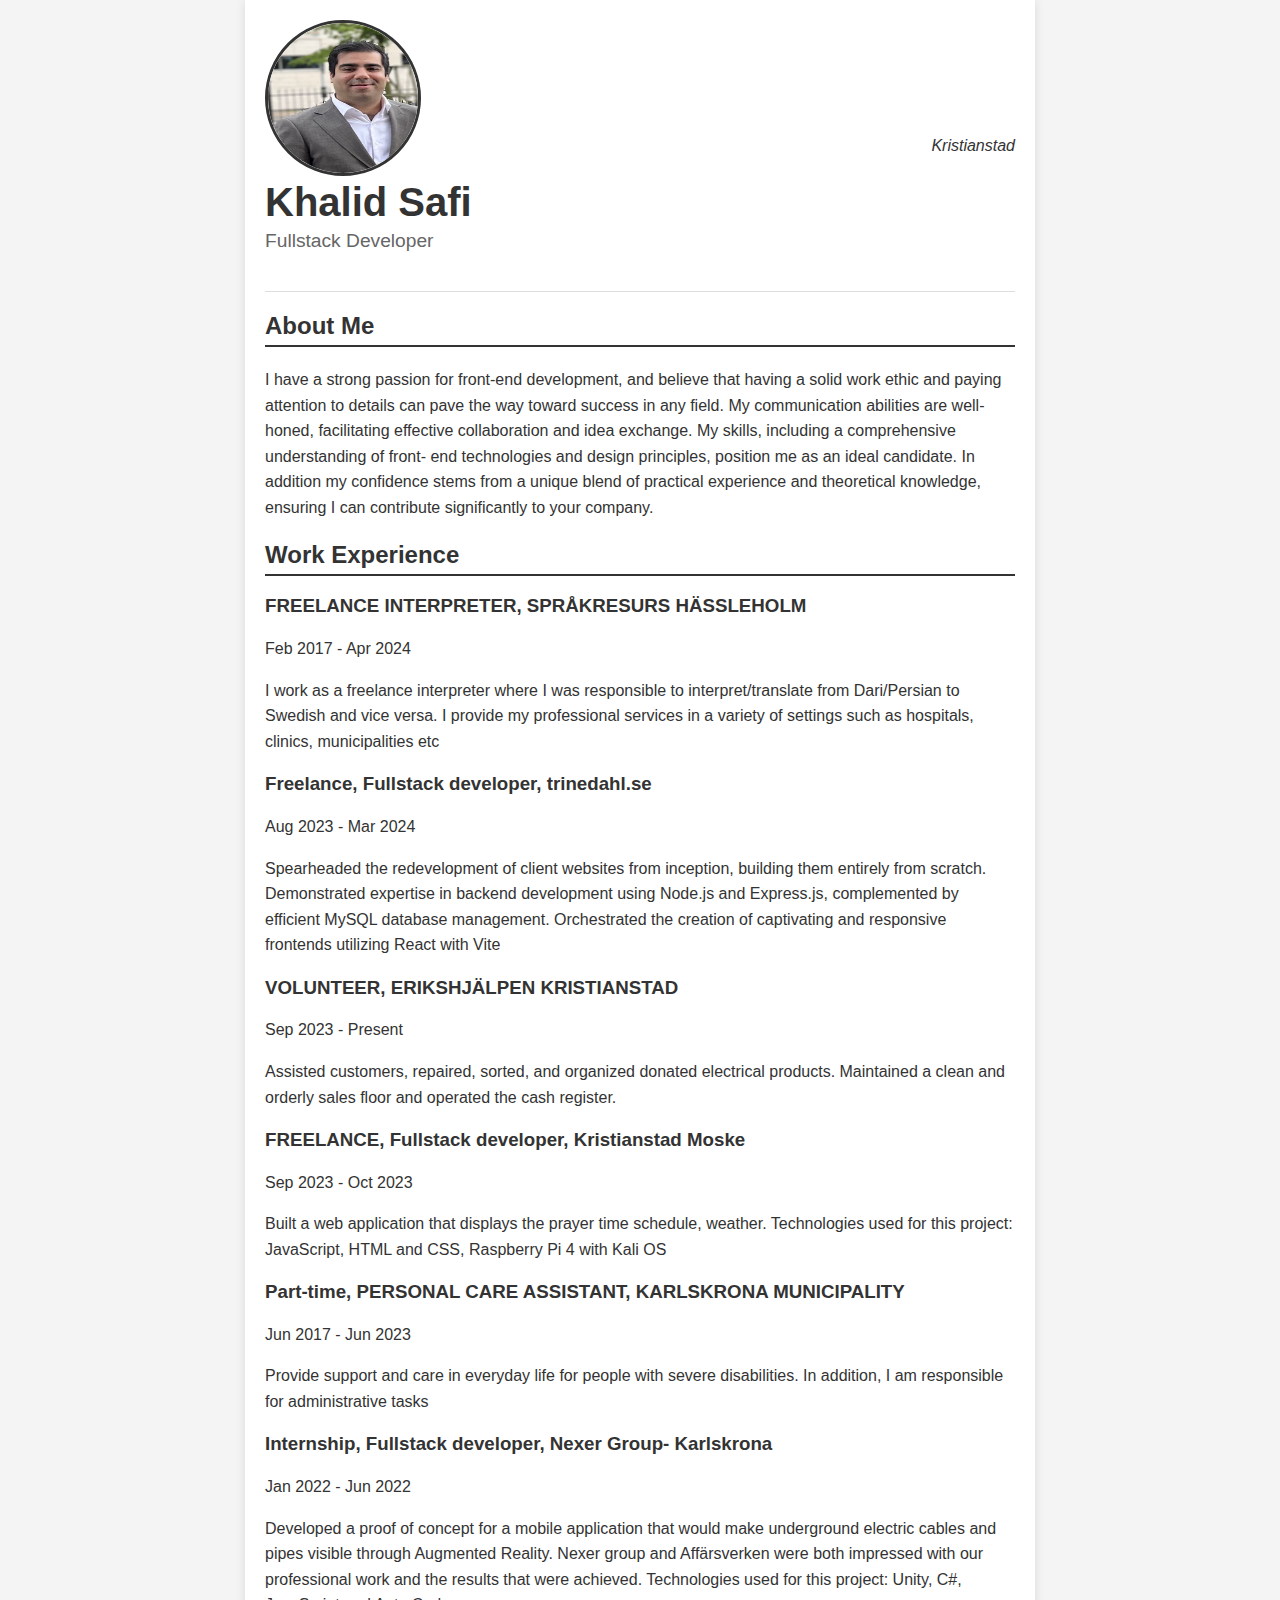
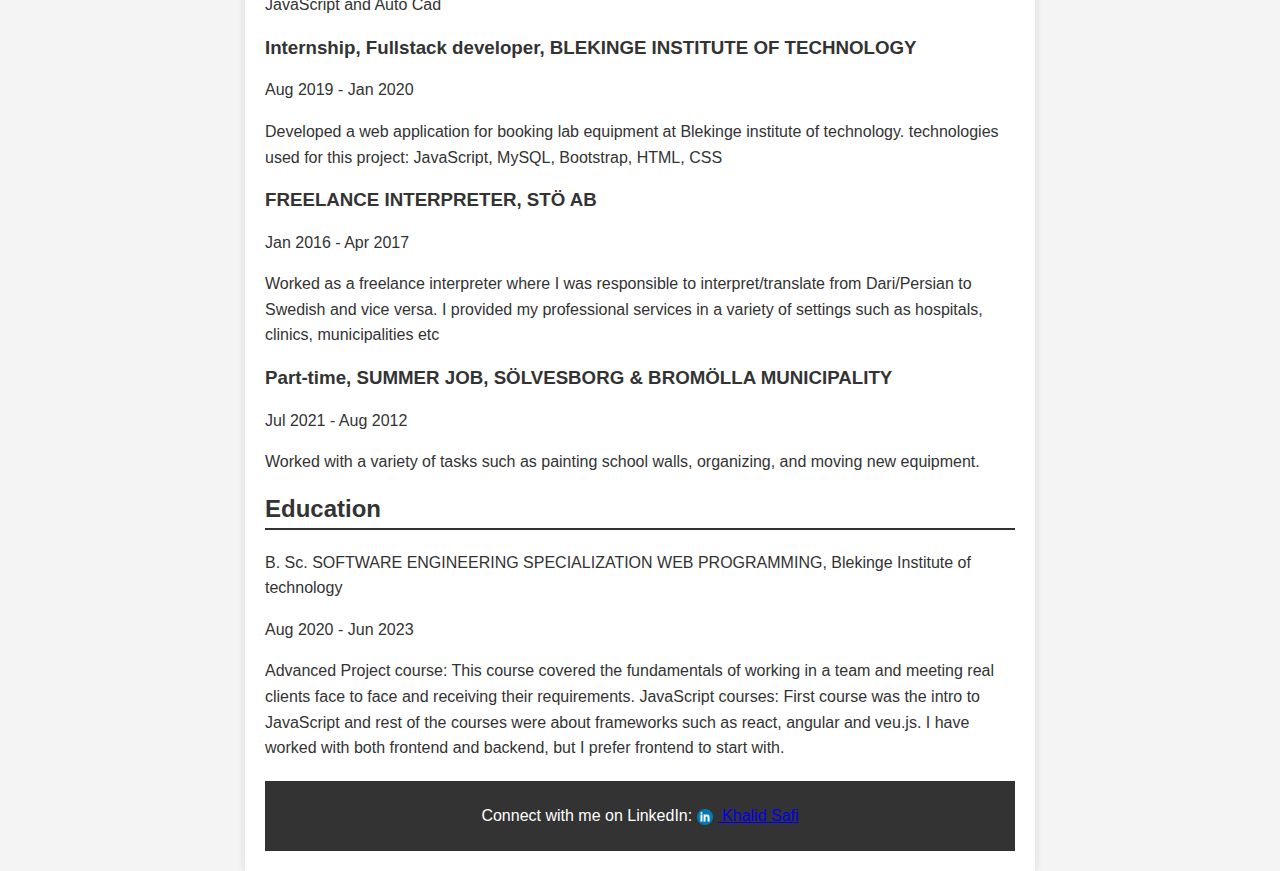
<file: Week16/CV_webPage/index.html>
<!DOCTYPE html>
<html lang="en">
    <head>
        <meta charset="UTF-8" />
        <meta name="viewport" content="width=device-width, initial-scale=1.0" />
        <title>Khalid Safi - CV</title>
        <link rel="stylesheet" href="style.css" />
        <link
            rel="stylesheet"
            href="https://cdnjs.cloudflare.com/ajax/libs/font-awesome/6.5.2/css/all.min.css"
            integrity="sha512-SnH5WK+bZxgPHs44uWIX+LLJAJ9/2PkPKZ5QiAj6Ta86w+fsb2TkcmfRyVX3pBnMFcV7oQPJkl9QevSCWr3W6A=="
            crossorigin="anonymous"
            referrerpolicy="no-referrer"
        />
    </head>
    <body>
        <div class="container">
            <header class="header">
                <div class="profile">
                    <img
                        src="newminds.jpg"
                        alt="Profile Picture"
                        class="profile-pic"
                    />
                    <h1>Khalid Safi</h1>
                    <p>Fullstack Developer</p>
                </div>
                <div class="contact-info">
                    <div>Kristianstad</div>
                </div>
            </header>
            <main>
                <section class="profile-section">
                    <h2><i class="fa-solid fa-person-skating"></i> About Me</h2>
                    <p>
                        I have a strong passion for front-end development, and
                        believe that having a solid work ethic and paying
                        attention to details can pave the way toward success in
                        any field. My communication abilities are well-honed,
                        facilitating effective collaboration and idea exchange.
                        My skills, including a comprehensive understanding of
                        front- end technologies and design principles, position
                        me as an ideal candidate. In addition my confidence
                        stems from a unique blend of practical experience and
                        theoretical knowledge, ensuring I can contribute
                        significantly to your company.
                    </p>
                </section>
                <section class="work-experience-section">
                    <h2>
                        <i class="fa-solid fa-briefcase"></i> Work Experience
                    </h2>
                    <div class="work-experience">
                        <h3>FREELANCE INTERPRETER, SPRÅKRESURS HÄSSLEHOLM</h3>
                        <p>Feb 2017 - Apr 2024</p>
                        <p>
                            I work as a freelance interpreter where I was
                            responsible to interpret/translate from Dari/Persian
                            to Swedish and vice versa. I provide my professional
                            services in a variety of settings such as hospitals,
                            clinics, municipalities etc
                        </p>
                        <h3>Freelance, Fullstack developer, trinedahl.se</h3>
                        <p>Aug 2023 - Mar 2024</p>
                        <p>
                            Spearheaded the redevelopment of client websites
                            from inception, building them entirely from scratch.
                            Demonstrated expertise in backend development using
                            Node.js and Express.js, complemented by efficient
                            MySQL database management. Orchestrated the creation
                            of captivating and responsive frontends utilizing
                            React with Vite
                        </p>
                        <h3>VOLUNTEER, ERIKSHJÄLPEN KRISTIANSTAD</h3>
                        <p>Sep 2023 - Present</p>
                        <p>
                            Assisted customers, repaired, sorted, and organized
                            donated electrical products. Maintained a clean and
                            orderly sales floor and operated the cash register.
                        </p>
                        <h3>
                            FREELANCE, Fullstack developer, Kristianstad Moske
                        </h3>
                        <p>Sep 2023 - Oct 2023</p>
                        <p>
                            Built a web application that displays the prayer
                            time schedule, weather. Technologies used for this
                            project: JavaScript, HTML and CSS, Raspberry Pi 4
                            with Kali OS
                        </p>
                        <h3>
                            Part-time, PERSONAL CARE ASSISTANT, KARLSKRONA
                            MUNICIPALITY
                        </h3>
                        <p>Jun 2017 - Jun 2023</p>
                        <p>
                            Provide support and care in everyday life for people
                            with severe disabilities. In addition, I am
                            responsible for administrative tasks
                        </p>
                        <h3>
                            Internship, Fullstack developer, Nexer Group-
                            Karlskrona
                        </h3>
                        <p>Jan 2022 - Jun 2022</p>
                        <p>
                            Developed a proof of concept for a mobile
                            application that would make underground electric
                            cables and pipes visible through Augmented Reality.
                            Nexer group and Affärsverken were both impressed
                            with our professional work and the results that were
                            achieved. Technologies used for this project: Unity,
                            C#, JavaScript and Auto Cad
                        </p>
                        <h3>
                            Internship, Fullstack developer, BLEKINGE INSTITUTE
                            OF TECHNOLOGY
                        </h3>
                        <p>Aug 2019 - Jan 2020</p>
                        <p>
                            Developed a web application for booking lab
                            equipment at Blekinge institute of technology.
                            technologies used for this project: JavaScript,
                            MySQL, Bootstrap, HTML, CSS
                        </p>
                        <h3>FREELANCE INTERPRETER, STÖ AB</h3>
                        <p>Jan 2016 - Apr 2017</p>
                        <p>
                            Worked as a freelance interpreter where I was
                            responsible to interpret/translate from Dari/Persian
                            to Swedish and vice versa. I provided my
                            professional services in a variety of settings such
                            as hospitals, clinics, municipalities etc
                        </p>
                        <h3>
                            Part-time, SUMMER JOB, SÖLVESBORG &amp; BROMÖLLA
                            MUNICIPALITY
                        </h3>
                        <p>Jul 2021 - Aug 2012</p>
                        <p>
                            Worked with a variety of tasks such as painting
                            school walls, organizing, and moving new equipment.
                        </p>
                    </div>
                </section>
                <section class="education-section">
                    <h2>
                        <i class="fa-solid fa-graduation-cap"></i> Education
                    </h2>
                    <div class="education">
                        <p>
                            B. Sc. SOFTWARE ENGINEERING SPECIALIZATION WEB
                            PROGRAMMING, Blekinge Institute of technology
                        </p>
                        <p>Aug 2020 - Jun 2023</p>
                        <p>
                            Advanced Project course: This course covered the
                            fundamentals of working in a team and meeting real
                            clients face to face and receiving their
                            requirements. JavaScript courses: First course was
                            the intro to JavaScript and rest of the courses were
                            about frameworks such as react, angular and veu.js.
                            I have worked with both frontend and backend, but I
                            prefer frontend to start with.
                        </p>
                    </div>
                </section>
            </main>
            <footer class="footer">
                <p>
                    Connect with me on LinkedIn:
                    <a
                        href="www.linkedin.com"
                        target="_blank"
                        rel="noopener noreferrer"
                    >
                        <img
                            src="linkedin.png"
                            alt="LinkedIn"
                            class="linkedin-icon"
                        />
                        Khalid Safi
                    </a>
                </p>
            </footer>
        </div>
    </body>
</html>
</file>
<file: Week16/CV_webPage/style.css>
body {
    font-family: 'Segoe UI', Tahoma, Geneva, Verdana, sans-serif;
    margin: 0;
    padding: 0;
    background-color: #f4f4f4;
    color: #333;
}

.container {
    width: 750px;
    margin: auto;
    background-color: #fff;
    padding: 20px;
    box-shadow: 0 0 10px rgba(0, 0, 0, 0.1);
}

.header {
    display: flex;
    justify-content: space-between;
    align-items: center;
    border-bottom: 1px solid #ddd;
    padding-bottom: 20px;
}

.profile-pic {
    width: 150px; /* Adjust size as per the design */
    height: 150px;
    border-radius: 50%;
    margin-right: 20px;
    border: 3px solid #333; /* Border around the profile picture */
}

.profile h1 {
    font-size: 2.5em;
    margin: 0;
    color: #333;
}

.profile p {
    font-size: 1em;
    margin-top: 5px;
    font-size: 1.2em;
    color: #666;
}

.contact-info {
    font-style: italic;
    margin-left: auto;

}

.contact-info p div {
    margin-bottom: 10px;
}

main {
    margin: 20px 0;
}

.section {
    margin-bottom: 20px;

}

section h2 {
    border-bottom: 2px solid #333;
    padding-bottom: 5px;
    font-size: 1.5em;
}

section p {
    line-height: 1.6;
}

.work-experience, .education {
    margin-bottom: 20px;
}

footer {
    text-align: center;
    padding: 10px;
    background-color: #333;
    color: #fff;
}

.linkedin-icon {
    width: 16px;
    height: 16px;
    vertical-align: middle;
    margin-right: 5px;
}


/* responsive design */
@media screen and (max-width: 768px) {
    .container {
        width: auto;
        margin: 10px;
    }

    .header {
        flex-direction: column;
        align-items: flex-start;
    }

    .profile-pic {
        margin-bottom: 20px;
    }

    .contact-info {
        margin-left: 0;
        text-align: left;
    }
}
</file>
